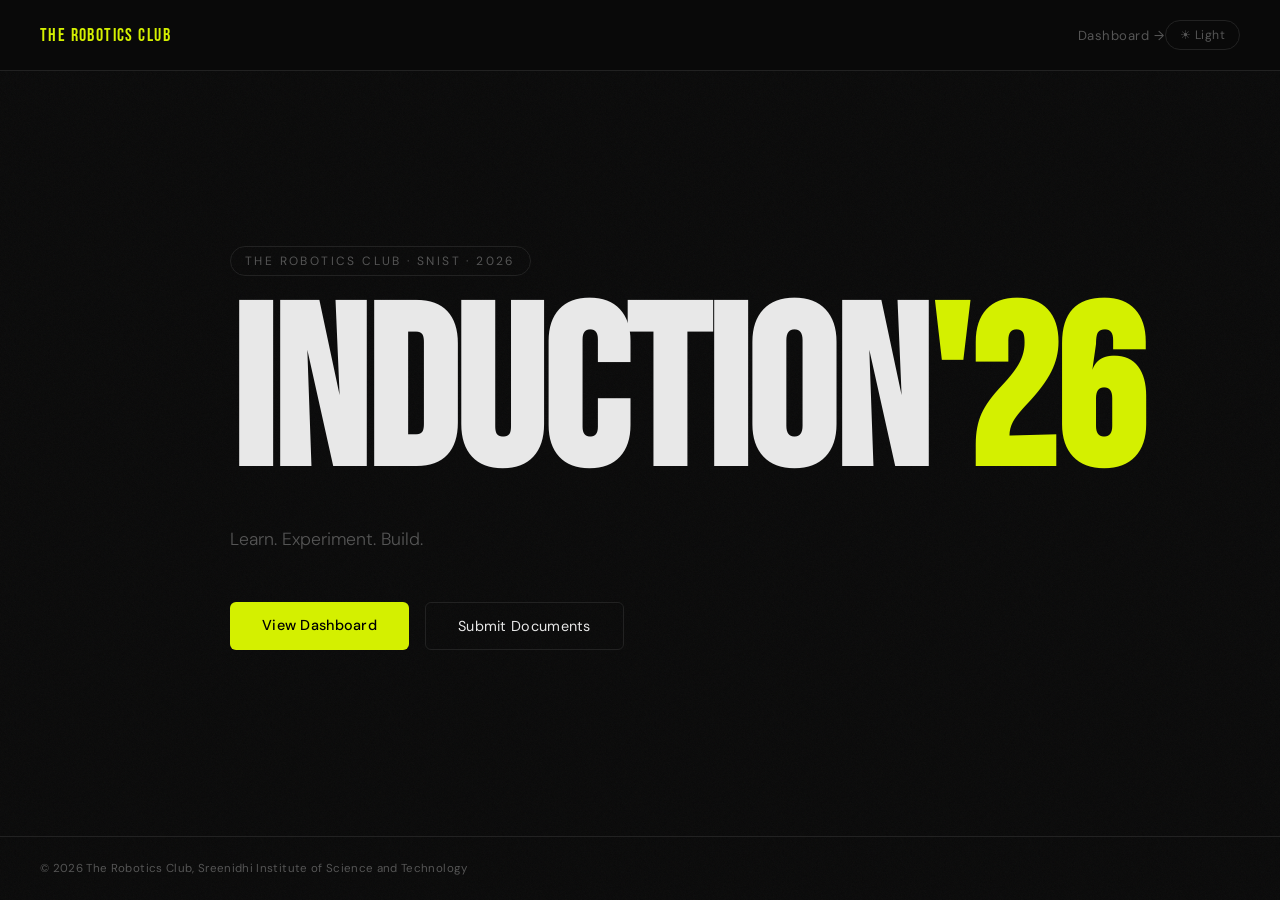
<file: index.html>
<!DOCTYPE html>
<html lang="en">
<head>
  <meta charset="UTF-8" />
  <meta name="viewport" content="width=device-width, initial-scale=1.0"/>
  <title>INDUCTION'26 — The Robotics Club</title>
  <link rel="stylesheet" href="style.css" />
  <link rel="preconnect" href="https://fonts.googleapis.com">
  <link href="https://fonts.googleapis.com/css2?family=Bebas+Neue&family=DM+Sans:wght@300;400;500&display=swap" rel="stylesheet">
</head>
<body class="home-body">
  <div class="noise"></div>
  <nav class="nav">
    <span class="nav-logo">The Robotics Club</span>
    <div style="display:flex; gap:16 px; align-items:center;">
      <a href="dashboard.html" class="nav-link">Dashboard →</a>
      <button class="theme-toggle" onclick="toggleTheme()" id="theme-btn">☀ Light</button>
    </div>
  </nav>
  <main class="hero">
    <div class="hero-tag">The Robotics Club · SNIST · 2026</div>
    <h1 class="hero-title">INDUCTION<span class="accent">'26</span></h1>
    <p class="hero-sub">Learn. Experiment. Build.</p>
    <div class="hero-actions">
      <a href="dashboard.html" class="btn-primary">View Dashboard</a>
      <a href="https://docs.google.com/forms/d/e/1FAIpQLSeseUKLxeS8KfcwBOesuWSiaFuPWuvaKgCNXo9sAZ-aREul0w/viewform?usp=publish-editor" target="_blank" class="btn-secondary">Submit Documents</a>
    </div>
  </main>
  <footer class="footer">
    <span>© 2026 The Robotics Club, Sreenidhi Institute of Science and Technology</span>
  </footer>

  <script>
    function toggleTheme() {
      const isLight = document.body.classList.toggle("light");
      document.getElementById("theme-btn").textContent = isLight ? "☾ Dark" : "☀ Light";
      localStorage.setItem("theme", isLight ? "light" : "dark");
    }

    if(localStorage.getItem("theme") === "light") {
      document.body.classList.add("light");
      document.getElementById("theme-btn").textContent = "☾ Dark";
    }
  </script>
</body>
</html>
</file>
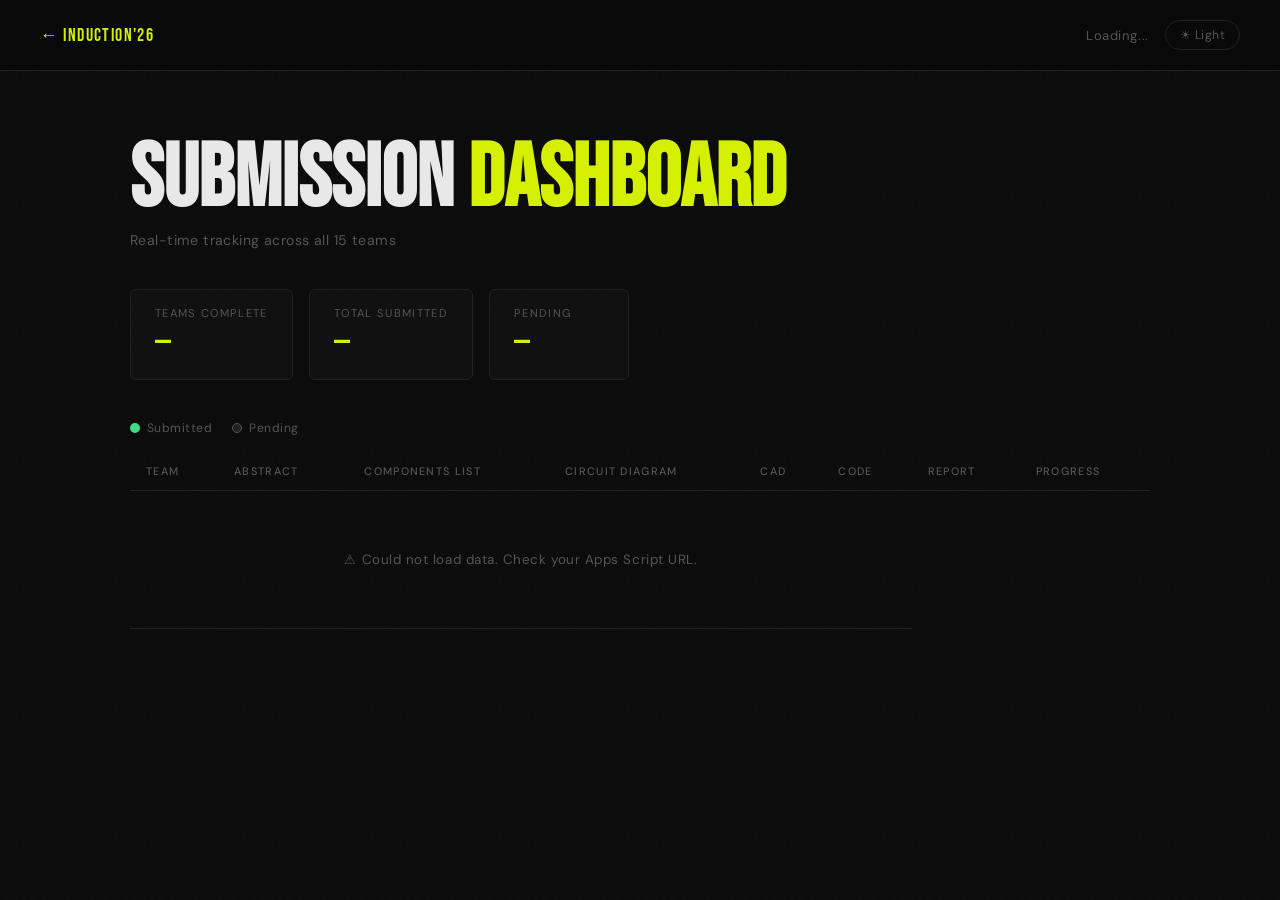
<file: dashboard.html>
<!DOCTYPE html>
<html lang="en">
<head>
  <meta charset="UTF-8" />
  <meta name="viewport" content="width=device-width, initial-scale=1.0"/>
  <title>Dashboard — INDUCTION'26</title>
  <link rel="stylesheet" href="style.css" />
  <link rel="preconnect" href="https://fonts.googleapis.com">
  <link href="https://fonts.googleapis.com/css2?family=Bebas+Neue&family=DM+Sans:wght@300;400;500&display=swap" rel="stylesheet">
</head>
<body class="dash-body">
  <div class="noise"></div>
  <nav class="nav">
    <a href="index.html" class="nav-logo">← INDUCTION'26</a>
    <div style="display:flex; gap:16px; align-items:center;">
      <span class="nav-link" id="last-updated">Loading...</span>
      <button class="theme-toggle" onclick="toggleTheme()" id="theme-btn">☀ Light</button>
    </div>
  </nav>
  <div class="dash-header">
    <h1 class="dash-title">Submission <span class="accent">Dashboard</span></h1>
    <p class="dash-sub">Real-time tracking across all 15 teams</p>
    <div class="summary-bar" id="summary-bar">
      <div class="summary-chip">
        <span class="chip-label">Teams Complete</span>
        <span class="chip-val" id="count-complete">—</span>
      </div>
      <div class="summary-chip">
        <span class="chip-label">Total Submitted</span>
        <span class="chip-val" id="count-submitted">—</span>
      </div>
      <div class="summary-chip">
        <span class="chip-label">Pending</span>
        <span class="chip-val" id="count-pending">—</span>
      </div>
    </div>
  </div>
  <div class="legend">
    <span class="legend-item"><span class="dot done"></span> Submitted</span>
    <span class="legend-item"><span class="dot miss"></span> Pending</span>
  </div>
  <div class="table-wrapper">
    <table class="dash-table" id="dash-table">
      <thead>
        <tr>
          <th>Team</th>
          <th>Abstract</th>
          <th>Components List</th>
          <th>Circuit Diagram</th>
          <th>CAD</th>
          <th>Code</th>
          <th>Report</th>
          <th>Progress</th>
        </tr>
      </thead>
      <tbody id="table-body">
        <tr><td colspan="8" class="loading-row">Fetching submissions...</td></tr>
      </tbody>
    </table>
  </div>

  <script src="dashboard.js"></script>
  <script>
    function toggleTheme() {
      const isLight = document.body.classList.toggle("light");
      document.getElementById("theme-btn").textContent = isLight ? "☾ Dark" : "☀ Light";
      localStorage.setItem("theme", isLight ? "light" : "dark");
    }

    if (localStorage.getItem("theme") === "light") {
      document.body.classList.add("light");
      document.getElementById("theme-btn").textContent = "☾ Dark";
    }
  </script>
</body>
</html>
</file>
<file: style.css>
/* ─── VARIABLES ─────────────────────────────── */
:root {
  --bg:       #0a0a0a;
  --surface:  #111111;
  --border:   #222222;
  --text:     #e8e8e8;
  --muted:    #555;
  --accent:   #d4f000;
  --done:     #3ddc84;
  --miss:     #333;
  --radius:   6px;
  --font-display: 'Bebas Neue', sans-serif;
  --font-body:    'DM Sans', sans-serif;
}

/* ─── RESET ─────────────────────────────────── */
*, *::before, *::after { box-sizing: border-box; margin: 0; padding: 0; }

body {
  background: var(--bg);
  color: var(--text);
  font-family: var(--font-body);
  min-height: 100vh;
  overflow-x: hidden;
}

/* ─── LIGHT MODE ─────────────────────────────── */
body.light {
  --bg:      #f5f5f5;
  --surface: #ffffff;
  --border:  #e0e0e0;
  --text:    #111111;
  --muted:   #888888;
  --accent:  #5a8a00;
}

.theme-toggle {
  background: transparent;
  border: 1px solid var(--border);
  color: var(--muted);
  padding: 6px 14px;
  border-radius: 99px;
  font-size: 0.76rem;
  cursor: pointer;
  font-family: var(--font-body);
  letter-spacing: 0.04em;
  transition: all 0.2s;
}
.theme-toggle:hover { color: var(--text); border-color: var(--muted); }
/* ─── NOISE TEXTURE ─────────────────────────── */
.noise {
  position: fixed;
  inset: 0;
  pointer-events: none;
  z-index: 0;
  opacity: 0.035;
  background-image: url("data:image/svg+xml,%3Csvg viewBox='0 0 256 256' xmlns='http://www.w3.org/2000/svg'%3E%3Cfilter id='n'%3E%3CfeTurbulence type='fractalNoise' baseFrequency='0.9' numOctaves='4' stitchTiles='stitch'/%3E%3C/filter%3E%3Crect width='100%25' height='100%25' filter='url(%23n)'/%3E%3C/svg%3E");
  background-size: 128px;
}

/* ─── NAV ────────────────────────────────────── */
.nav {
  position: fixed;
  top: 0; left: 0; right: 0;
  z-index: 100;
  display: flex;
  justify-content: space-between;
  align-items: center;
  padding: 20px 40px;
  border-bottom: 1px solid var(--border);
  background: rgba(10,10,10,0.85);
  backdrop-filter: blur(12px);
}

.nav-logo {
  font-family: var(--font-display);
  font-size: 1.1rem;
  letter-spacing: 0.08em;
  color: var(--accent);
  text-decoration: none;
}

.nav-link {
  font-size: 0.82rem;
  color: var(--muted);
  text-decoration: none;
  letter-spacing: 0.04em;
  transition: color 0.2s;
}

.nav-link:hover { color: var(--text); }

/* ─── HOME PAGE ──────────────────────────────── */
.home-body {
  display: flex;
  flex-direction: column;
  min-height: 100vh;
}

.hero {
  position: relative;
  z-index: 1;
  flex: 1;
  display: flex;
  flex-direction: column;
  justify-content: center;
  align-items: flex-start;
  padding: 140px 40px 80px;
  max-width: 900px;
  margin: 0 auto;
  width: 100%;
}



.hero-tag {
  font-size: 0.75rem;
  letter-spacing: 0.2em;
  text-transform: uppercase;
  color: var(--muted);
  margin-bottom: 24px;
  border: 1px solid var(--border);
  padding: 6px 14px;
  border-radius: 99px;
}

.hero-title {
  font-family: var(--font-display);
  font-size: clamp(6rem, 18vw, 14rem);
  line-height: 0.88;
  letter-spacing: -0.01em;
  color: var(--text);
  margin-bottom: 28px;
}

.accent { color: var(--accent); }

.hero-sub {
  font-size: 1.1rem;
  color: var(--muted);
  font-weight: 300;
  max-width: 460px;
  line-height: 1.6;
  margin-bottom: 48px;
}

.hero-actions {
  display: flex;
  gap: 16px;
  flex-wrap: wrap;
}

.btn-primary {
  background: var(--accent);
  color: #000;
  padding: 14px 32px;
  border-radius: var(--radius);
  font-size: 0.9rem;
  font-weight: 500;
  text-decoration: none;
  letter-spacing: 0.02em;
  transition: opacity 0.2s, transform 0.15s;
}

.btn-primary:hover { opacity: 0.88; transform: translateY(-1px); }

.btn-secondary {
  background: transparent;
  color: var(--text);
  padding: 14px 32px;
  border-radius: var(--radius);
  font-size: 0.9rem;
  font-weight: 400;
  text-decoration: none;
  border: 1px solid var(--border);
  letter-spacing: 0.02em;
  transition: border-color 0.2s, transform 0.15s;
}

.btn-secondary:hover { border-color: var(--muted); transform: translateY(-1px); }

.footer {
  position: relative;
  z-index: 1;
  padding: 24px 40px;
  border-top: 1px solid var(--border);
  font-size: 0.72rem;
  color: var(--muted);
  letter-spacing: 0.03em;
}

/* ─── DASHBOARD PAGE ─────────────────────────── */
.dash-body {
  padding-top: 80px;
}

.dash-header {
  position: relative;
  z-index: 1;
  padding: 60px 40px 40px;
  max-width: 1100px;
  margin: 0 auto;
}

.dash-title {
  font-family: var(--font-display);
  font-size: clamp(2.8rem, 7vw, 5.5rem);
  line-height: 0.92;
  margin-bottom: 10px;
}

.dash-sub {
  font-size: 0.88rem;
  color: var(--muted);
  margin-bottom: 40px;
  letter-spacing: 0.03em;
}

.summary-bar {
  display: flex;
  gap: 16px;
  flex-wrap: wrap;
}

.summary-chip {
  background: var(--surface);
  border: 1px solid var(--border);
  border-radius: var(--radius);
  padding: 16px 24px;
  display: flex;
  flex-direction: column;
  gap: 4px;
  min-width: 140px;
}

.chip-label {
  font-size: 0.7rem;
  text-transform: uppercase;
  letter-spacing: 0.12em;
  color: var(--muted);
}

.chip-val {
  font-family: var(--font-display);
  font-size: 2rem;
  color: var(--accent);
  letter-spacing: 0.02em;
}

/* ─── LEGEND ─────────────────────────────────── */
.legend {
  position: relative;
  z-index: 1;
  display: flex;
  gap: 20px;
  padding: 0 40px 16px;
  max-width: 1100px;
  margin: 0 auto;
}

.legend-item {
  display: flex;
  align-items: center;
  gap: 7px;
  font-size: 0.76rem;
  color: var(--muted);
  letter-spacing: 0.04em;
}

.dot {
  width: 10px; height: 10px;
  border-radius: 50%;
  flex-shrink: 0;
}

.dot.done { background: var(--done); }
.dot.miss { background: var(--border); border: 1px solid var(--muted); }

/* ─── TABLE ──────────────────────────────────── */
.table-wrapper {
  position: relative;
  z-index: 1;
  max-width: 1100px;
  margin: 0 auto 60px;
  padding: 0 40px;
  overflow-x: auto;
}

.dash-table {
  width: 100%;
  border-collapse: collapse;
  font-size: 0.86rem;
}

.dash-table th {
  text-align: left;
  padding: 12px 16px;
  font-size: 0.68rem;
  text-transform: uppercase;
  letter-spacing: 0.12em;
  color: var(--muted);
  border-bottom: 1px solid var(--border);
  font-weight: 500;
  white-space: nowrap;
}

.dash-table td {
  padding: 14px 16px;
  border-bottom: 1px solid var(--border);
  vertical-align: middle;
}

.dash-table tbody tr {
  transition: background 0.15s;
}

.dash-table tbody tr:hover {
  background: var(--surface);
}

/* Team name cell */
.team-name {
  font-weight: 500;
  color: var(--text);
  white-space: nowrap;
}

.team-num {
  font-size: 0.7rem;
  color: var(--muted);
  margin-right: 8px;
}

/* Status badge */
.badge {
  display: inline-flex;
  align-items: center;
  gap: 5px;
  padding: 4px 10px;
  border-radius: 99px;
  font-size: 0.72rem;
  letter-spacing: 0.04em;
  font-weight: 500;
  white-space: nowrap;
}

.badge.submitted {
  background: rgba(61, 220, 132, 0.12);
  color: var(--done);
  border: 1px solid rgba(61, 220, 132, 0.25);
}

.badge.pending {
  background: transparent;
  color: var(--muted);
  border: 1px solid var(--border);
}

/* Progress bar */
.progress-wrap {
  display: flex;
  align-items: center;
  gap: 10px;
  min-width: 120px;
}

.progress-track {
  flex: 1;
  height: 4px;
  background: var(--border);
  border-radius: 99px;
  overflow: hidden;
}

.progress-fill {
  height: 100%;
  background: var(--accent);
  border-radius: 99px;
  transition: width 0.4s ease;
}

.progress-pct {
  font-size: 0.72rem;
  color: var(--muted);
  width: 32px;
  text-align: right;
  flex-shrink: 0;
}

/* Loading row */
.loading-row {
  text-align: center;
  color: var(--muted);
  padding: 60px 16px !important;
  font-size: 0.84rem;
  letter-spacing: 0.04em;
}

/* ─── RESPONSIVE ─────────────────────────────── */
@media (max-width: 600px) {
  .nav { padding: 16px 20px; }
  .hero { padding: 120px 20px 60px; }
  .dash-header, .legend, .table-wrapper { padding-left: 20px; padding-right: 20px; }
  .hero-title { font-size: 5rem; }
}
</file>
